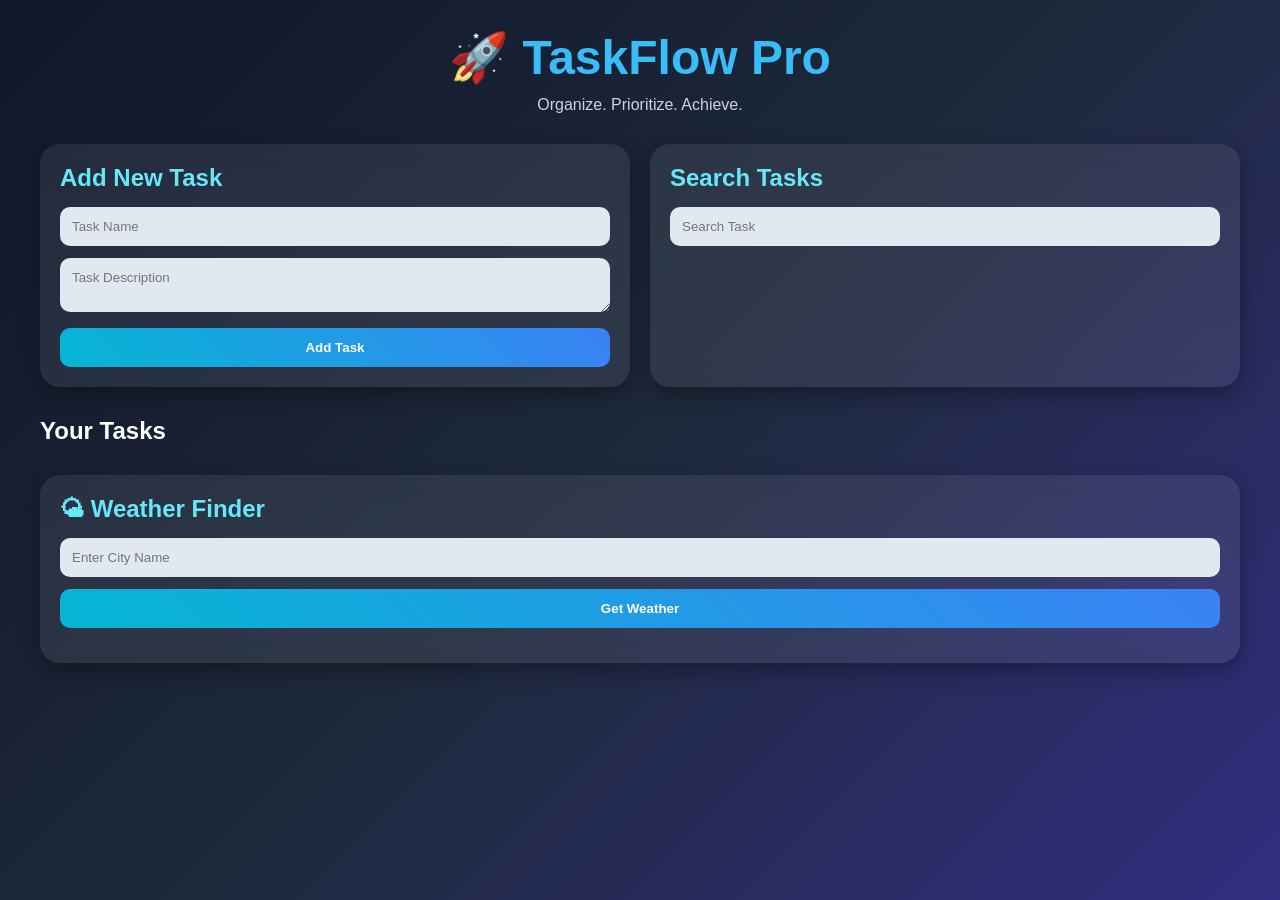
<file: index.html>
<!DOCTYPE html>

<html lang="en">
<head>
<meta charset="UTF-8">
<meta name="viewport" content="width=device-width, initial-scale=1.0">
<title>TaskFlow Pro</title>

<style>
*{
    margin:0;
    padding:0;
    box-sizing:border-box;
    font-family:'Segoe UI',sans-serif;
}

body{
    min-height:100vh;
    background:linear-gradient(135deg,#0f172a,#1e293b,#312e81);
    color:white;
    padding:30px;
}

.container{
    max-width:1200px;
    margin:auto;
}

header{
    text-align:center;
    margin-bottom:30px;
}

header h1{
    font-size:3rem;
    color:#38bdf8;
}

header p{
    color:#cbd5e1;
    margin-top:10px;
}

.dashboard{
    display:grid;
    grid-template-columns:repeat(auto-fit,minmax(300px,1fr));
    gap:20px;
}

.card,.weather-card{
    background:rgba(255,255,255,0.08);
    backdrop-filter:blur(12px);
    border-radius:20px;
    padding:20px;
    box-shadow:0 8px 20px rgba(0,0,0,0.3);
}

.card h2,.weather-card h2{
    margin-bottom:15px;
    color:#67e8f9;
}

input,textarea{
    width:100%;
    padding:12px;
    border:none;
    border-radius:10px;
    margin-bottom:12px;
    background:#e2e8f0;
}

button{
    width:100%;
    padding:12px;
    border:none;
    border-radius:10px;
    cursor:pointer;
    background:linear-gradient(45deg,#06b6d4,#3b82f6);
    color:white;
    font-weight:bold;
}

.task-section{
    margin-top:30px;
}

#taskList{
    display:grid;
    grid-template-columns:repeat(auto-fit,minmax(280px,1fr));
    gap:20px;
}

.task-card{
    background:white;
    color:black;
    padding:20px;
    border-radius:15px;
    border-left:6px solid #3b82f6;
}

.task-card h3{
    margin-bottom:10px;
}

.task-card p{
    margin-bottom:10px;
}

.btn-group{
    display:flex;
    gap:10px;
}

.edit-btn{
    background:#10b981;
}

.delete-btn{
    background:#ef4444;
}

.weather-card{
    margin-top:30px;
}

.weather-box{
    margin-top:15px;
    padding:15px;
    border-radius:12px;
    background:rgba(255,255,255,0.1);
}

.date{
    color:#64748b;
    font-size:12px;
}

#weatherResult{
    margin-top:15px;
}
</style>

</head>
<body>

<div class="container">

<header>
<h1>🚀 TaskFlow Pro</h1>
<p>Organize. Prioritize. Achieve.</p>
</header>

<div class="dashboard">

<div class="card">
<h2>Add New Task</h2>

<form id="taskForm">

<input
type="text"
id="taskName"
placeholder="Task Name"
required>

<textarea
id="taskDescription"
placeholder="Task Description"
required>
</textarea>

<button type="submit">
Add Task
</button>

</form>
</div>

<div class="card">
<h2>Search Tasks</h2>

<input
type="text"
id="searchInput"
placeholder="Search Task">

</div>

</div>

<div class="task-section">
<h2>Your Tasks</h2>
<div id="taskList"></div>
</div>

<div class="weather-card">
<h2>🌤 Weather Finder</h2>

<input
type="text"
id="cityInput"
placeholder="Enter City Name">

<button onclick="getWeather()">
Get Weather
</button>

<div id="weatherResult"></div>
</div>

</div>

<script>

const taskForm=document.getElementById("taskForm");
const taskName=document.getElementById("taskName");
const taskDescription=document.getElementById("taskDescription");
const taskList=document.getElementById("taskList");
const searchInput=document.getElementById("searchInput");

let tasks=JSON.parse(localStorage.getItem("tasks")) || [];
let editTaskId=null;

function renderTasks(taskArray=tasks){

taskList.innerHTML=taskArray.map(task=>`

<div class="task-card">

<h3>${task.name}</h3>

<p>${task.description}</p>


<div class="btn-group">

<button
class="edit-btn"
onclick="editTask(${task.id})">
Edit
</button>

<button
class="delete-btn"
onclick="deleteTask(${task.id})">
Delete
</button>

</div>

</div>

`).join("");

}

taskForm.onsubmit=function(e){

e.preventDefault();

const name=taskName.value.trim();
const description=taskDescription.value.trim();

if(editTaskId){

tasks=tasks.map(task=>{

if(task.id===editTaskId){

return{
...task,
name,
description
};

}

return task;

});

editTaskId=null;

document.querySelector(
"#taskForm button"
).textContent="Add Task";

}
else{

tasks.push({
id:Date.now(),
name,
description,
createdAt:new Date().toLocaleString()
});

}

localStorage.setItem(
"tasks",
JSON.stringify(tasks)
);

renderTasks();

taskForm.reset();

};

function editTask(id){

const task=tasks.find(
task=>task.id===id
);

taskName.value=task.name;
taskDescription.value=task.description;

editTaskId=id;

document.querySelector(
"#taskForm button"
).textContent="Update Task";

}

function deleteTask(id){

tasks=tasks.filter(
task=>task.id!==id
);

localStorage.setItem(
"tasks",
JSON.stringify(tasks)
);

renderTasks();

}

searchInput.addEventListener("input",()=>{

const keyword=
searchInput.value.toLowerCase();

const filteredTasks=
tasks.filter(task=>
task.name.toLowerCase()
.includes(keyword)
);

renderTasks(filteredTasks);

});

async function getWeather(){

const city=
document.getElementById("cityInput").value;

const result=
document.getElementById("weatherResult");

try{

const response=await fetch(
`https://wttr.in/${city}?format=j1`
);

const data=await response.json();

result.innerHTML=`
<div class="weather-box">
<h3>${city}</h3>
<p>🌡 Temperature:
${data.current_condition[0].temp_C} °C</p>
<p>☁ Condition:
${data.current_condition[0].weatherDesc[0].value}</p>
<p>💧 Humidity:
${data.current_condition[0].humidity}%</p>
</div>
`;

}
catch{

result.innerHTML=
"<p>Unable to fetch weather.</p>";

}

}

renderTasks();

</script>

</body>
</html>
</file>
